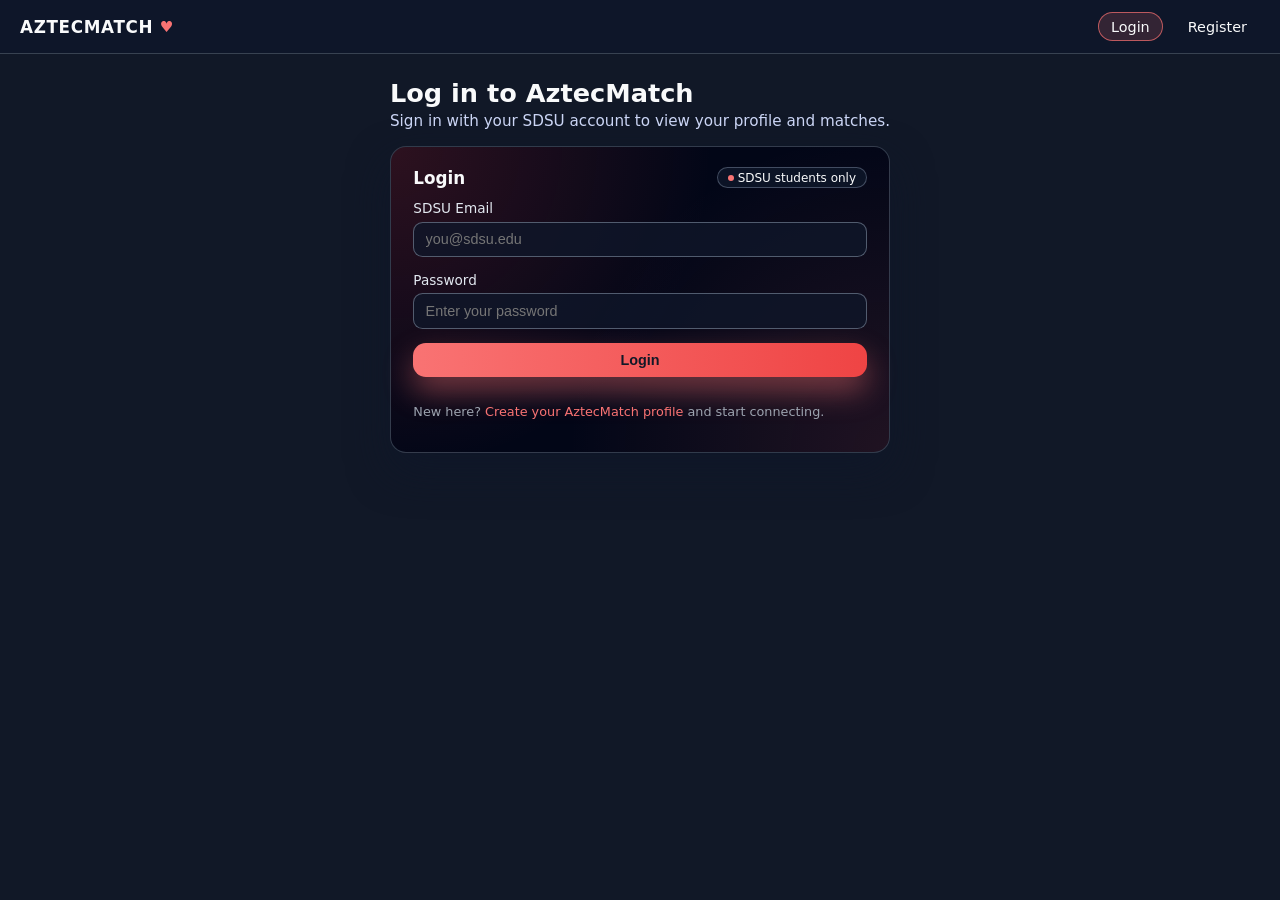
<file: front/index.html>
<!DOCTYPE html>
<html lang="en">
  <head>
    <meta charset="UTF-8" />
    <meta name="viewport" content="width=device-width, initial-scale=1.0" />
    <title>AztecMatch - Login</title>
    <link rel="stylesheet" href="/static/css/styles.css" />
  </head>
  <body>
    <div class="app-shell">
      <header class="navbar">
        <div class="navbar-title">
          AZTECMATCH
          <span class="navbar-heart">&hearts;</span>
        </div>
        <nav class="navbar-links">
          <a href="index.html" class="active">Login</a>
          <a href="register.html">Register</a>
        </nav>
      </header>

      <main class="page">
        <section class="page-heading">
          <h1>Log in to AztecMatch</h1>
          <p>Sign in with your SDSU account to view your profile and matches.</p>
        </section>

        <section class="card">
          <div class="card-header">
            <div class="card-title">Login</div>
            <div class="pill">
              <span class="pill-dot"></span>
              <span>SDSU students only</span>
            </div>
          </div>

          <form id="login-form" class="form">
            <div class="form-row">
              <label for="login-email">SDSU Email</label>
              <input
                type="email"
                id="login-email"
                placeholder="you@sdsu.edu"
                autocomplete="email"
                required
              />
            </div>

            <div class="form-row">
              <label for="login-password">Password</label>
              <input
                type="password"
                id="login-password"
                placeholder="Enter your password"
                autocomplete="current-password"
                required
              />
            </div>

            <div id="login-error" class="error-text" style="display: none"></div>

            <button type="submit" class="btn" id="login-submit">Login</button>

            <p class="helper-text">
              New here?
              <a href="register.html">Create your AztecMatch profile</a>
              and start connecting.
            </p>
          </form>
        </section>
      </main>
    </div>

    <script src="/static/js/auth.js"></script>
  </body>
</html>
</file>
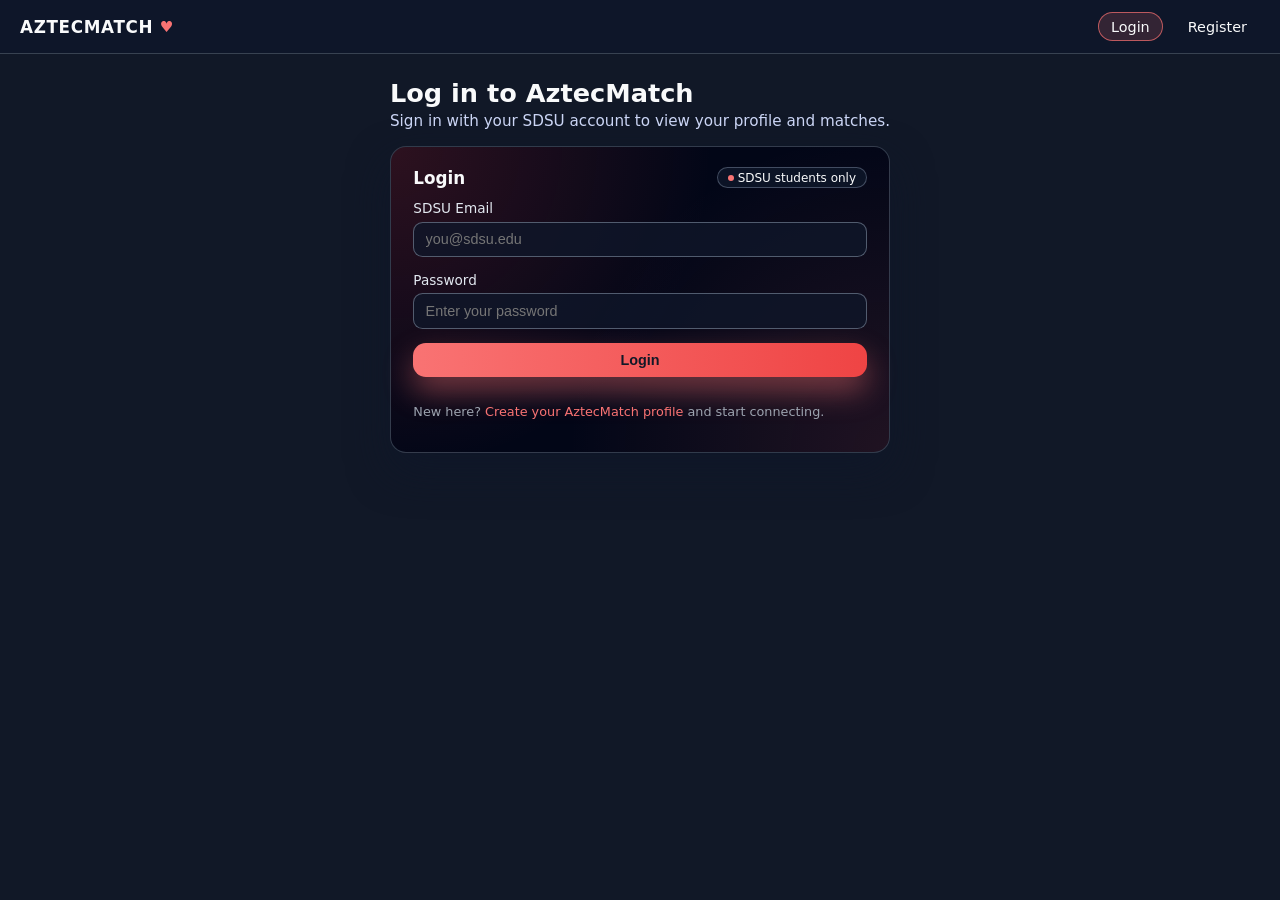
<file: front/create-profile.html>
<!DOCTYPE html>
<html lang="en">

<head>
  <meta charset="UTF-8" />
  <meta name="viewport" content="width=device-width, initial-scale=1.0" />
  <title>AztecMatch - Create Profile</title>
  <link rel="stylesheet" href="/static/css/styles.css" />
</head>

<body>
  <div class="app-shell">
    <header class="navbar">
      <div class="navbar-title">
        AZTECMATCH
        <span class="navbar-heart">&hearts;</span>
      </div>
      <nav class="navbar-links">
        <a href="dashboard.html">Dashboard</a>
        <a href="create-profile.html" class="active">Create Profile</a>
        <a href="profile.html">My Profile</a>
        <button id="logout-btn" class="logout">Logout</button>
      </nav>
    </header>

    <main class="page">
      <section class="page-heading">
        <h1>Create your profile</h1>
        <p>Add your details now and update them any time from My Profile.</p>
      </section>

      <section class="card">
        <div class="card-header">
          <div class="card-title">Profile Details</div>
        </div>
        <p id="profile-create-error" class="error-text" style="display: none"></p>

        <form id="profile-create-form" class="form">
          <div class="profile-photo-row">
            <div class="profile-photo-frame">
              <img id="profile-photo-preview" class="profile-photo-img" alt="Profile preview" hidden />
              <span id="profile-photo-placeholder" class="profile-photo-placeholder">Photo preview</span>
            </div>
            <div class="form-row">
              <label for="profile-photo">Profile picture</label>
              <input id="profile-photo" type="file" accept="image/*" />
              <p class="helper-text">PNG/JPG up to about 2.5MB.</p>
            </div>
          </div>

          <div class="form-row-inline">
            <div class="form-row">
              <label for="gender">Gender</label>
              <select id="gender" required>
                <option value="">Select...</option>
                <option value="Female">Female</option>
                <option value="Male">Male</option>
                <option value="Non-binary">Non-binary</option>
                <option value="Prefer not to say">Prefer not to say</option>
                <option value="Other">Other</option>
              </select>
            </div>
            <div class="form-row">
              <label for="age">Age</label>
              <input id="age" type="number" min="13" max="120" required />
            </div>
          </div>

          <div class="form-row">
            <label for="height">Height</label>
            <div class="height-inputs" style="display:flex;align-items:center;gap:8px;">
              <input id="height-feet" type="text" inputmode="numeric" maxlength="1" placeholder="5"
                style="width:60px;text-align:center;" required />
              <span>'</span>
              <input id="height-inches" type="text" inputmode="numeric" maxlength="2" placeholder="10"
                style="width:60px;text-align:center;" required />
              <span>"</span>
            </div>
          </div>
          <div class="form-row">
            <label for="status">Status</label>
            <select id="status" required>
              <option value="">Select...</option>
              <option value="Full-time student">Full-time student</option>
              <option value="Part-time student">Part-time student</option>
              <option value="Working full-time">Working full-time</option>
              <option value="Working part-time">Working part-time</option>
              <option value="Student and working">Student and working</option>
              <option value="Other">Other</option>
            </select>
          </div>

          <div class="form-row">
            <label for="major">Major (optional)</label>
            <select id="major">
              <option value="">Select a major...</option>
              <optgroup label="College of Arts and Letters">
                <option>Africana Studies</option>
                <option>American Indian Studies</option>
                <option>Anthropology</option>
                <option>Asian Studies</option>
                <option>Brazilian Studies</option>
                <option>Chicana and Chicano Studies</option>
                <option>Classics and Humanities</option>
                <option>Comparative International Studies</option>
                <option>Economics</option>
                <option>English and Comparative Literature</option>
                <option>European Studies</option>
                <option>French</option>
                <option>Geography</option>
                <option>German</option>
                <option>History</option>
                <option>International Business</option>
                <option>International Security and Conflict Resolution</option>
                <option>Islamic and Arabic Studies</option>
                <option>Japanese</option>
                <option>Language, Culture, and Society</option>
                <option>Latin American Studies</option>
                <option>Linguistics and Asian/Middle Eastern Languages</option>
                <option>Modern Jewish Studies</option>
                <option>Philosophy</option>
                <option>Political Science</option>
                <option>Religious Studies</option>
                <option>Rhetoric and Writing Studies</option>
                <option>Russian</option>
                <option>Social Science</option>
                <option>Sociology</option>
                <option>Spanish and Portuguese Languages and Literatures</option>
                <option>Sustainability</option>
                <option>Urban Studies</option>
                <option>Women's Studies</option>
              </optgroup>
              <optgroup label="College of Education">
                <option>Child and Family Development</option>
                <option>Leadership Studies</option>
                <option>Liberal Studies</option>
              </optgroup>
              <optgroup label="College of Engineering">
                <option>Aerospace Engineering</option>
                <option>Civil, Construction, and Environmental Engineering</option>
                <option>Electrical and Computer Engineering</option>
                <option>Mechanical Engineering</option>
              </optgroup>
              <optgroup label="Fowler College of Business">
                <option>Accountancy</option>
                <option>Finance</option>
                <option>Financial Services</option>
                <option>Real Estate</option>
                <option>General Business</option>
                <option>Management Information Systems</option>
                <option>Management</option>
                <option>Marketing</option>
              </optgroup>
              <optgroup label="College of Health and Human Services">
                <option>Athletic Training</option>
                <option>Environmental Health</option>
                <option>Exercise Physiology</option>
                <option>Foods and Nutrition</option>
                <option>Gerontology</option>
                <option>Global Health</option>
                <option>Health Management and Policy</option>
                <option>Health Promotion and Behavioral Science</option>
                <option>Kinesiology</option>
                <option>Nursing</option>
                <option>Nutritional Sciences</option>
                <option>Physical Therapy</option>
                <option>Public Health</option>
                <option>Social Work</option>
                <option>Speech, Language, and Hearing Sciences</option>
              </optgroup>
              <optgroup label="College of Professional Studies and Fine Arts">
                <option>Advertising</option>
                <option>Applied Design</option>
                <option>Art History</option>
                <option>City Planning</option>
                <option>Communication</option>
                <option>Criminal Justice</option>
                <option>Dance Performance</option>
                <option>Graphic Design</option>
                <option>Health Communication</option>
                <option>Hotel Operations and Management</option>
                <option>Interior Architecture</option>
                <option>Jazz Studies</option>
                <option>Journalism</option>
                <option>Learning Design and Technology</option>
                <option>Media Studies</option>
                <option>Meetings and Events Operations and Management</option>
                <option>Multimedia and Photography</option>
                <option>Music</option>
                <option>Music Education</option>
                <option>Music Entrepreneurship and Business</option>
                <option>Music Recording Technology and Audio Design</option>
                <option>Outdoor Resource Management</option>
                <option>Painting and Printmaking</option>
                <option>Public Administration</option>
                <option>Public Relations</option>
                <option>Recreation Systems Management</option>
                <option>Restaurant Operations and Management</option>
                <option>Sculpture</option>
                <option>Studio Arts</option>
                <option>Sustainable Tourism Management</option>
                <option>Television, Film and New Media, Production</option>
                <option>Television, Film and New Media, Critical Studies</option>
                <option>Theatre Art</option>
                <option>Tribal Gaming Operations and Management</option>
              </optgroup>
              <optgroup label="College of Sciences">
                <option>Astronomy</option>
                <option>Biology</option>
                <option>Bioinformatics and Medical Informatics</option>
                <option>Chemistry and Biochemistry</option>
                <option>Computational Science</option>
                <option>Computer Science</option>
                <option>Environmental Science</option>
                <option>Geological Sciences</option>
                <option>Homeland Security</option>
                <option>Mathematics</option>
                <option>Mathematics and Science Education</option>
                <option>Physics</option>
                <option>Psychology</option>
                <option>Statistics</option>
              </optgroup>
              <optgroup label="Undergraduate Studies">
                <option>Interdisciplinary Studies in Three Departments</option>
              </optgroup>
            </select>
          </div>

          <div class="form-row" id="second-major-row" style="display:none;">
            <label for="major2">Second Major (optional)</label>
            <select id="major2">
              <option value="">Select a second major...</option>
              <optgroup label="College of Arts and Letters">
                <option>Africana Studies</option>
                <option>American Indian Studies</option>
                <option>Anthropology</option>
                <option>Asian Studies</option>
                <option>Brazilian Studies</option>
                <option>Chicana and Chicano Studies</option>
                <option>Classics and Humanities</option>
                <option>Comparative International Studies</option>
                <option>Economics</option>
                <option>English and Comparative Literature</option>
                <option>European Studies</option>
                <option>French</option>
                <option>Geography</option>
                <option>German</option>
                <option>History</option>
                <option>International Business</option>
                <option>International Security and Conflict Resolution</option>
                <option>Islamic and Arabic Studies</option>
                <option>Japanese</option>
                <option>Language, Culture, and Society</option>
                <option>Latin American Studies</option>
                <option>Linguistics and Asian/Middle Eastern Languages</option>
                <option>Modern Jewish Studies</option>
                <option>Philosophy</option>
                <option>Political Science</option>
                <option>Religious Studies</option>
                <option>Rhetoric and Writing Studies</option>
                <option>Russian</option>
                <option>Social Science</option>
                <option>Sociology</option>
                <option>Spanish and Portuguese Languages and Literatures</option>
                <option>Sustainability</option>
                <option>Urban Studies</option>
                <option>Women's Studies</option>
              </optgroup>
              <optgroup label="College of Education">
                <option>Child and Family Development</option>
                <option>Leadership Studies</option>
                <option>Liberal Studies</option>
              </optgroup>
              <optgroup label="College of Engineering">
                <option>Aerospace Engineering</option>
                <option>Civil, Construction, and Environmental Engineering</option>
                <option>Electrical and Computer Engineering</option>
                <option>Mechanical Engineering</option>
              </optgroup>
              <optgroup label="Fowler College of Business">
                <option>Accountancy</option>
                <option>Finance</option>
                <option>Financial Services</option>
                <option>Real Estate</option>
                <option>General Business</option>
                <option>Management Information Systems</option>
                <option>Management</option>
                <option>Marketing</option>
              </optgroup>
              <optgroup label="College of Health and Human Services">
                <option>Athletic Training</option>
                <option>Environmental Health</option>
                <option>Exercise Physiology</option>
                <option>Foods and Nutrition</option>
                <option>Gerontology</option>
                <option>Global Health</option>
                <option>Health Management and Policy</option>
                <option>Health Promotion and Behavioral Science</option>
                <option>Kinesiology</option>
                <option>Nursing</option>
                <option>Nutritional Sciences</option>
                <option>Physical Therapy</option>
                <option>Public Health</option>
                <option>Social Work</option>
                <option>Speech, Language, and Hearing Sciences</option>
              </optgroup>
              <optgroup label="College of Professional Studies and Fine Arts">
                <option>Advertising</option>
                <option>Applied Design</option>
                <option>Art History</option>
                <option>City Planning</option>
                <option>Communication</option>
                <option>Criminal Justice</option>
                <option>Dance Performance</option>
                <option>Graphic Design</option>
                <option>Health Communication</option>
                <option>Hotel Operations and Management</option>
                <option>Interior Architecture</option>
                <option>Jazz Studies</option>
                <option>Journalism</option>
                <option>Learning Design and Technology</option>
                <option>Media Studies</option>
                <option>Meetings and Events Operations and Management</option>
                <option>Multimedia and Photography</option>
                <option>Music</option>
                <option>Music Education</option>
                <option>Music Entrepreneurship and Business</option>
                <option>Music Recording Technology and Audio Design</option>
                <option>Outdoor Resource Management</option>
                <option>Painting and Printmaking</option>
                <option>Public Administration</option>
                <option>Public Relations</option>
                <option>Recreation Systems Management</option>
                <option>Restaurant Operations and Management</option>
                <option>Sculpture</option>
                <option>Studio Arts</option>
                <option>Sustainable Tourism Management</option>
                <option>Television, Film and New Media, Production</option>
                <option>Television, Film and New Media, Critical Studies</option>
                <option>Theatre Art</option>
                <option>Tribal Gaming Operations and Management</option>
              </optgroup>
              <optgroup label="College of Sciences">
                <option>Astronomy</option>
                <option>Biology</option>
                <option>Bioinformatics and Medical Informatics</option>
                <option>Chemistry and Biochemistry</option>
                <option>Computational Science</option>
                <option>Computer Science</option>
                <option>Environmental Science</option>
                <option>Geological Sciences</option>
                <option>Homeland Security</option>
                <option>Mathematics</option>
                <option>Mathematics and Science Education</option>
                <option>Physics</option>
                <option>Psychology</option>
                <option>Statistics</option>
              </optgroup>
              <optgroup label="Undergraduate Studies">
                <option>Interdisciplinary Studies in Three Departments</option>
              </optgroup>
            </select>
            <button type="button" id="remove-second-major"
              style="margin-top:6px;background:none;border:none;color:#e05a5a;cursor:pointer;font-size:0.9em;">✕ Remove
              second major</button>
          </div>

          <div class="form-row">
            <button type="button" id="add-second-major"
              style="background:none;border:1px solid #888;border-radius:6px;padding:6px 14px;cursor:pointer;color:inherit;font-size:0.9em;">+
              Add second major</button>
          </div>

          <div class="form-row">
            <label for="interests">Interests (optional)</label>
            <textarea id="interests"></textarea>
          </div>

          <div class="form-row">
            <label for="bio">Bio (optional)</label>
            <textarea id="bio"></textarea>
          </div>

          <button id="profile-create-submit" type="submit" class="btn">Save Profile</button>
        </form>
      </section>
    </main>
  </div>

  <script src="/static/js/auth.js"></script>
  <script src="/static/js/profile.js"></script>
</body>

</html>
</file>
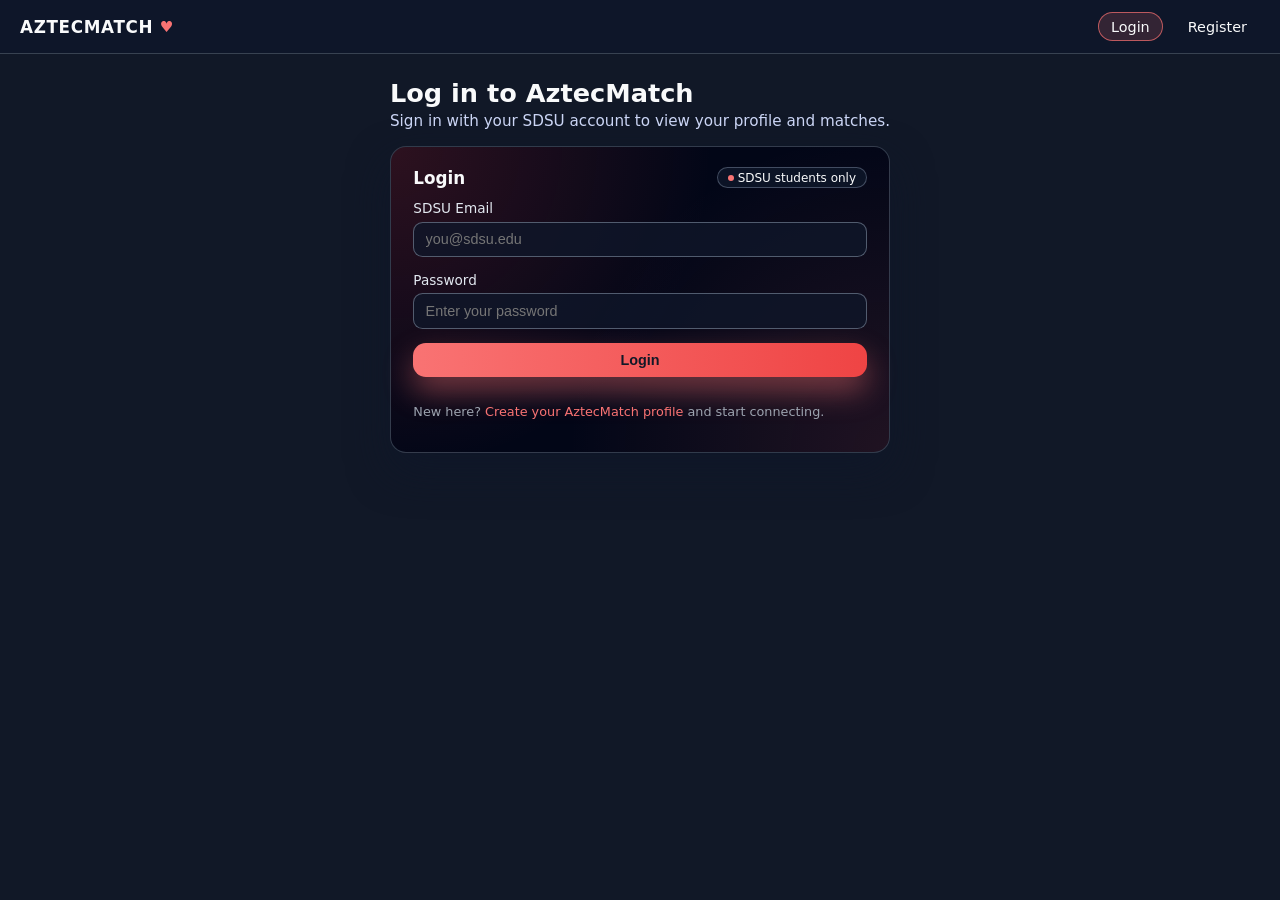
<file: front/dashboard.html>
<!DOCTYPE html>
<html lang="en">
  <head>
    <meta charset="UTF-8" />
    <meta name="viewport" content="width=device-width, initial-scale=1.0" />
    <title>AztecMatch - Dashboard</title>
    <link rel="stylesheet" href="/static/css/styles.css" />
  </head>
  <body>
    <div class="app-shell">
      <header class="navbar">
        <div class="navbar-title">
          AZTECMATCH
          <span class="navbar-heart">&hearts;</span>
        </div>
        <nav class="navbar-links">
          <a href="dashboard.html" class="active">Dashboard</a>
          <a href="create-profile.html">Create Profile</a>
          <a href="profile.html">My Profile</a>
          <button id="logout-btn" class="logout">Logout</button>
        </nav>
      </header>

      <main class="page">
        <section class="page-heading">
          <h1 id="dashboard-title">Welcome to AztecMatch.</h1>
          <p>Find SDSU students with similar interests and start a conversation right here.</p>
        </section>

        <section class="card">
          <div class="card-header">
            <div class="card-title">Discover people to connect with</div>
            <div class="pill">
              <span class="pill-dot"></span>
              <span>Shared-interest matches</span>
            </div>
          </div>

          <p id="dashboard-error" class="error-text" style="display: none"></p>

          <div class="dashboard-layout">
            <section class="dashboard-panel">
              <div class="dashboard-section-head">
                <h2 class="dashboard-section-title">Recommended people</h2>
                <p class="helper-text">Based on shared interests and majors.</p>
              </div>
              <div id="matches-list" class="matches-list"></div>
            </section>

            <section class="dashboard-panel chat-dashboard-panel">
              <div id="chat-empty-state" class="empty-state">
                Select a match to view their profile details and start messaging.
              </div>

              <div id="chat-panel" class="chat-panel" style="display: none">
                <div class="chat-profile-card">
                  <img id="chat-profile-photo" class="chat-profile-photo" alt="Match profile photo" />
                  <div class="chat-profile-copy">
                    <div class="chat-profile-topline">
                      <h2 id="chat-match-name" class="chat-match-name">-</h2>
                      <span id="chat-match-score" class="match-score">0 pts</span>
                    </div>
                    <p id="chat-match-major" class="match-major">-</p>
                    <p id="chat-match-bio" class="helper-text">-</p>
                    <div id="chat-match-shared" class="shared-tags"></div>
                  </div>
                </div>

                <div class="chat-container">
                  <div id="chat-messages" class="chat-messages"></div>
                  <form id="chat-form" class="chat-input-row">
                    <input
                      id="chat-input"
                      type="text"
                      maxlength="500"
                      placeholder="Send a message..."
                      autocomplete="off"
                    />
                    <button id="chat-send-btn" type="submit" class="btn">Send</button>
                  </form>
                </div>
              </div>
            </section>
          </div>
        </section>
      </main>
    </div>

    <script src="/static/js/auth.js"></script>
    <script src="/static/js/dashboard.js"></script>
  </body>
</html>
</file>
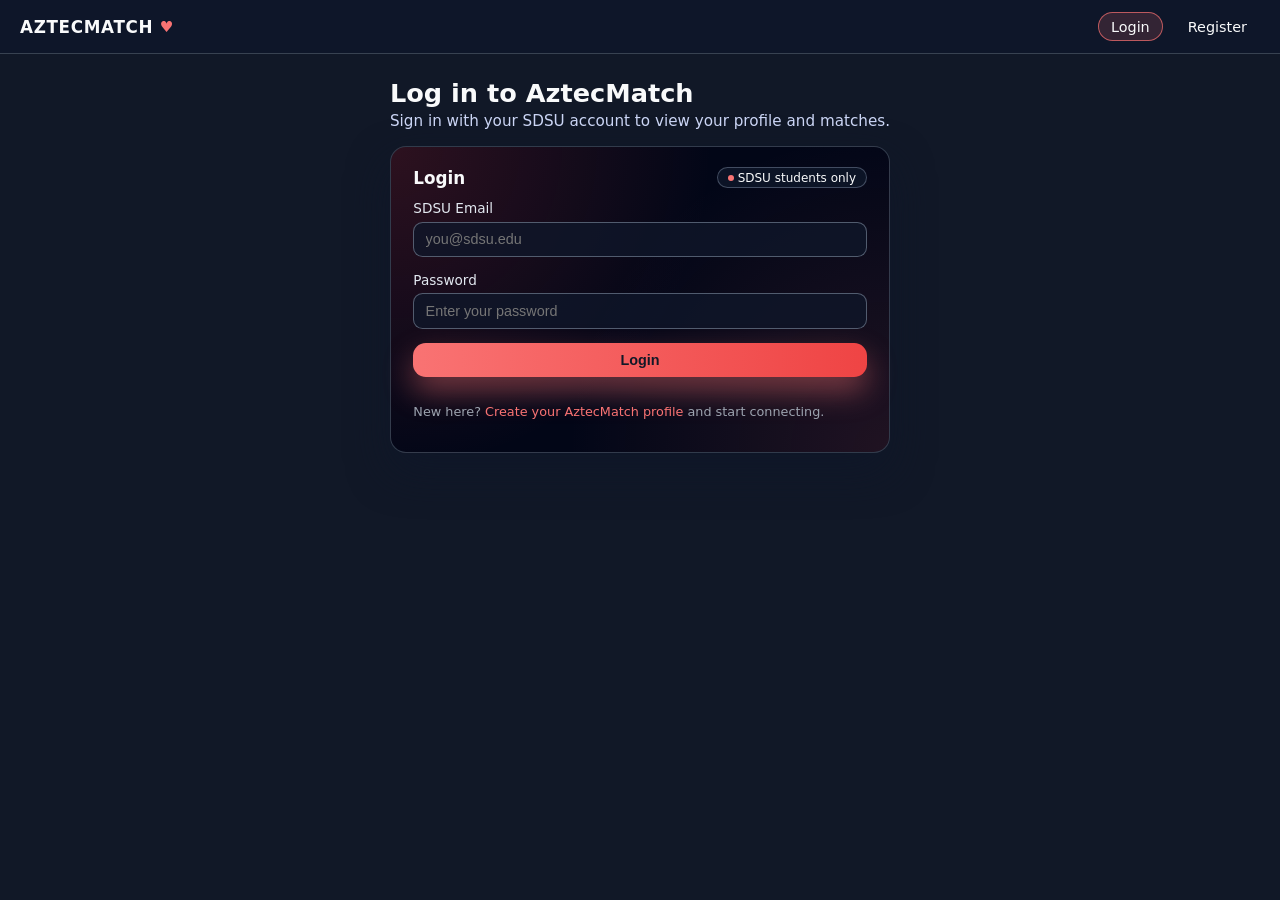
<file: front/profile.html>
<!DOCTYPE html>
<html lang="en">
  <head>
    <meta charset="UTF-8" />
    <meta name="viewport" content="width=device-width, initial-scale=1.0" />
    <title>AztecMatch - My Profile</title>
    <link rel="stylesheet" href="/static/css/styles.css" />
  </head>
  <body>
    <div class="app-shell">
      <header class="navbar">
        <div class="navbar-title">
          AZTECMATCH
          <span class="navbar-heart">&hearts;</span>
        </div>
        <nav class="navbar-links">
          <a href="dashboard.html">Dashboard</a>
          <a href="create-profile.html">Create Profile</a>
          <a href="profile.html" class="active">My Profile</a>
          <button id="logout-btn" class="logout">Logout</button>
        </nav>
      </header>

      <main class="page">
        <section class="page-heading">
          <h1>My Profile</h1>
          <p>View and update the information saved on your profile.</p>
        </section>

        <p id="profile-edit-error" class="error-text" style="display: none"></p>

        <section id="profile-view" class="card profile-card">
          <div class="card-header profile-view-header">
            <div class="card-title">Your profile</div>
            <button id="profile-edit-btn" type="button" class="btn secondary">Edit Profile</button>
          </div>

          <div class="profile-view-body">
            <img id="profile-view-photo" class="profile-photo-img large" alt="Profile photo" />
            <dl class="profile-dl">
              <dt>Name</dt>
              <dd id="pv-name">-</dd>
              <dt>Email</dt>
              <dd id="pv-email">-</dd>
              <dt>Gender</dt>
              <dd id="pv-gender">-</dd>
              <dt>Age</dt>
              <dd id="pv-age">-</dd>
              <dt>Height</dt>
              <dd id="pv-height">-</dd>
              <dt>Status</dt>
              <dd id="pv-status">-</dd>
              <dt>Major</dt>
              <dd id="pv-major">-</dd>
              <dt>Interests</dt>
              <dd id="pv-interests">-</dd>
              <dt>Bio</dt>
              <dd id="pv-bio">-</dd>
            </dl>
          </div>
        </section>

      </main>
    </div>

    <script src="/static/js/auth.js"></script>
    <script src="/static/js/profile.js"></script>
  </body>
</html>
</file>
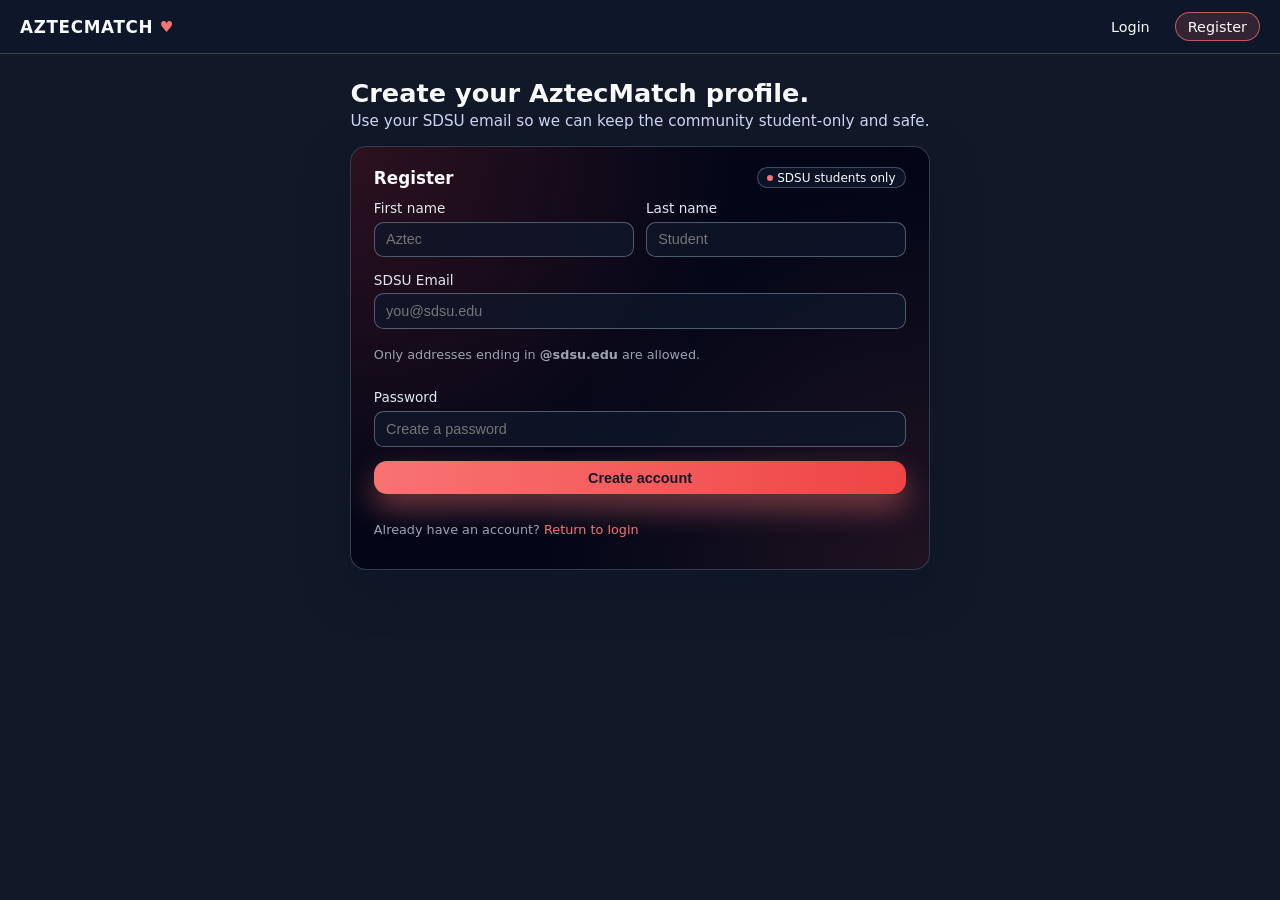
<file: front/register.html>
<!DOCTYPE html>
<html lang="en">
  <head>
    <meta charset="UTF-8" />
    <meta name="viewport" content="width=device-width, initial-scale=1.0" />
    <title>AztecMatch - Register</title>
    <link rel="stylesheet" href="/static/css/styles.css" />
  </head>
  <body>
    <div class="app-shell">
      <header class="navbar">
        <div class="navbar-title">
          AZTECMATCH
          <span class="navbar-heart">&hearts;</span>
        </div>
        <nav class="navbar-links">
          <a href="index.html">Login</a>
          <a href="register.html" class="active">Register</a>
        </nav>
      </header>

      <main class="page">
        <section class="page-heading">
          <h1>Create your AztecMatch profile.</h1>
          <p>Use your SDSU email so we can keep the community student-only and safe.</p>
        </section>

        <section class="card">
          <div class="card-header">
            <div class="card-title">Register</div>
            <div class="pill">
              <span class="pill-dot"></span>
              <span>SDSU students only</span>
            </div>
          </div>

          <form id="register-form" class="form">
            <div class="form-row-inline">
              <div class="form-row">
                <label for="first-name">First name</label>
                <input type="text" id="first-name" placeholder="Aztec" maxlength="35" required />
              </div>
              <div class="form-row">
                <label for="last-name">Last name</label>
                <input type="text" id="last-name" placeholder="Student" maxlength="35" required />
              </div>
            </div>

            <div class="form-row">
              <label for="reg-email">SDSU Email</label>
              <input
                type="email"
                id="reg-email"
                placeholder="you@sdsu.edu"
                autocomplete="email"
                required
              />
              <p class="helper-text">Only addresses ending in <strong>@sdsu.edu</strong> are allowed.</p>
            </div>

            <div class="form-row">
              <label for="reg-password">Password</label>
              <input
                type="password"
                id="reg-password"
                placeholder="Create a password"
                autocomplete="new-password"
                required
              />
            </div>

            <div id="register-error" class="error-text" style="display: none"></div>
            <div id="register-success" class="success-text" style="display: none"></div>

            <button type="submit" class="btn" id="register-submit">Create account</button>

            <p class="helper-text">
              Already have an account?
              <a href="index.html">Return to login</a>
            </p>
          </form>
        </section>
      </main>
    </div>

    <script src="/static/js/auth.js"></script>
  </body>
</html>
</file>
<file: static/css/styles.css>
*,
*::before,
*::after {
  box-sizing: border-box;
}

body {
  margin: 0;
  font-family: system-ui, -apple-system, BlinkMacSystemFont, "Segoe UI", sans-serif;
  background: #111827;
  color: #f9fafb;
}

a {
  color: #f97373;
  text-decoration: none;
}

a:hover {
  text-decoration: underline;
}

.app-shell {
  min-height: 100vh;
  display: flex;
  flex-direction: column;
}

.navbar {
  display: flex;
  align-items: center;
  justify-content: space-between;
  padding: 0.75rem 1.25rem;
  background: rgba(15, 23, 42, 0.98);
  border-bottom: 1px solid rgba(75, 85, 99, 0.7);
  position: sticky;
  top: 0;
  z-index: 10;
  backdrop-filter: blur(12px);
}

.navbar-title {
  font-weight: 700;
  letter-spacing: 0.04em;
  font-size: 1.05rem;
  display: inline-flex;
  align-items: center;
  gap: 0.4rem;
}

.navbar-heart {
  font-size: 0.95rem;
  color: #f97373;
}

.navbar-links {
  display: flex;
  gap: 0.75rem;
  align-items: center;
}

.navbar-links a,
.navbar-links button {
  font-size: 0.9rem;
  padding: 0.35rem 0.75rem;
  border-radius: 999px;
  border: 1px solid transparent;
  background: transparent;
  color: inherit;
  cursor: pointer;
}

.navbar-links a.active {
  background: rgba(248, 113, 113, 0.16);
  border-color: rgba(248, 113, 113, 0.7);
}

.navbar-links button.logout {
  border-color: rgba(248, 113, 113, 0.5);
  color: #fecaca;
}

.navbar-links button.logout:hover {
  background: rgba(248, 113, 113, 0.12);
}

.page {
  flex: 1;
  padding: 1.5rem 1.25rem 2.5rem;
  max-width: 960px;
  margin: 0 auto;
}

.page-heading {
  margin-bottom: 1rem;
}

.page-heading h1 {
  font-size: 1.6rem;
  margin: 0;
}

.page-heading p {
  margin: 0.25rem 0 0;
  font-size: 0.95rem;
  color: #cbd5f5;
}

.card {
  background: radial-gradient(circle at top left, rgba(239, 68, 68, 0.18), transparent 55%),
    radial-gradient(circle at bottom right, rgba(248, 113, 113, 0.12), transparent 55%),
    #020617;
  border-radius: 1rem;
  border: 1px solid rgba(55, 65, 81, 0.9);
  padding: 1.25rem 1.4rem;
  box-shadow: 0 18px 40px rgba(15, 23, 42, 0.75);
}

.card + .card {
  margin-top: 1rem;
}

.card-header {
  display: flex;
  justify-content: space-between;
  align-items: center;
  margin-bottom: 0.75rem;
}

.card-title {
  font-weight: 600;
  font-size: 1.05rem;
}

.pill {
  display: inline-flex;
  align-items: center;
  gap: 0.25rem;
  padding: 0.15rem 0.6rem;
  border-radius: 999px;
  background: rgba(15, 23, 42, 0.85);
  border: 1px solid rgba(148, 163, 184, 0.4);
  font-size: 0.75rem;
}

.pill-dot {
  width: 6px;
  height: 6px;
  border-radius: 999px;
  background: #f97373;
}

.form {
  display: flex;
  flex-direction: column;
  gap: 0.9rem;
  margin-top: 0.75rem;
}

.form-row {
  display: flex;
  flex-direction: column;
  gap: 0.35rem;
}

.form-row-inline {
  display: flex;
  flex-direction: row;
  gap: 0.75rem;
}

.form-row-inline .form-row {
  flex: 1;
}

label {
  font-size: 0.85rem;
  color: #e2e8f0;
}

input,
textarea,
select {
  padding: 0.55rem 0.7rem;
  border-radius: 0.6rem;
  border: 1px solid rgba(148, 163, 184, 0.5);
  background: rgba(15, 23, 42, 0.8);
  color: #f9fafb;
  outline: none;
  font-size: 0.9rem;
}

input:focus,
textarea:focus,
select:focus {
  border-color: #f97373;
  box-shadow: 0 0 0 1px rgba(248, 113, 113, 0.6);
}

textarea {
  min-height: 80px;
  resize: vertical;
}

.btn {
  display: inline-flex;
  justify-content: center;
  align-items: center;
  padding: 0.55rem 0.9rem;
  border-radius: 0.8rem;
  border: none;
  cursor: pointer;
  font-size: 0.9rem;
  font-weight: 600;
  background: linear-gradient(to right, #f97373, #ef4444);
  color: #111827;
  box-shadow: 0 14px 30px rgba(248, 113, 113, 0.45);
}

.btn.secondary {
  background: transparent;
  color: #e2e8f0;
  border: 1px solid rgba(148, 163, 184, 0.6);
  box-shadow: none;
}

.btn:disabled {
  opacity: 0.65;
  cursor: not-allowed;
  box-shadow: none;
}

.helper-text {
  font-size: 0.8rem;
  color: #9ca3af;
}

.error-text {
  font-size: 0.83rem;
  color: #fecaca;
  margin-top: 0.25rem;
}

.success-text {
  font-size: 0.83rem;
  color: #bbf7d0;
  margin-top: 0.25rem;
}

.matches-grid {
  display: grid;
  grid-template-columns: repeat(auto-fit, minmax(230px, 1fr));
  gap: 1rem;
  margin-top: 0.75rem;
}

.dashboard-layout {
  display: grid;
  grid-template-columns: minmax(260px, 340px) minmax(0, 1fr);
  gap: 1rem;
  margin-top: 1rem;
}

.dashboard-panel {
  min-height: 520px;
  background: rgba(2, 6, 23, 0.6);
  border: 1px solid rgba(71, 85, 105, 0.5);
  border-radius: 1rem;
  padding: 1rem;
  display: flex;
  flex-direction: column;
}

.chat-dashboard-panel {
  height: min(70vh, 760px);
  min-height: 520px;
}

.dashboard-section-head {
  margin-bottom: 0.85rem;
}

.dashboard-section-title {
  margin: 0;
  font-size: 1rem;
}

.matches-list {
  display: flex;
  flex-direction: column;
  gap: 0.8rem;
}

.match-list-card {
  display: flex;
  gap: 0.8rem;
  width: 100%;
  padding: 0.85rem;
  border-radius: 0.95rem;
  border: 1px solid rgba(148, 163, 184, 0.28);
  background: rgba(15, 23, 42, 0.9);
  cursor: pointer;
  color: inherit;
  text-align: left;
  transition: transform 0.16s ease, border-color 0.16s ease, background 0.16s ease;
}

.match-list-card:hover,
.match-list-card.active {
  transform: translateY(-1px);
  border-color: rgba(248, 113, 113, 0.75);
  background: rgba(30, 41, 59, 0.95);
}

.match-list-photo {
  display: flex;
  align-items: center;
  justify-content: center;
  width: 60px;
  height: 60px;
  border-radius: 0.9rem;
  object-fit: cover;
  border: 1px solid rgba(148, 163, 184, 0.3);
  background: rgba(15, 23, 42, 0.9);
  flex-shrink: 0;
  font-weight: 700;
  color: #fecaca;
}

.match-list-copy {
  min-width: 0;
  flex: 1;
}

.match-list-topline {
  display: flex;
  justify-content: space-between;
  gap: 0.75rem;
  align-items: flex-start;
}

.match-summary {
  margin: 0.45rem 0 0;
  font-size: 0.82rem;
  color: #cbd5e1;
}

.shared-tags {
  display: flex;
  flex-wrap: wrap;
  gap: 0.45rem;
  margin-top: 0.75rem;
}

.shared-tag {
  padding: 0.22rem 0.6rem;
  border-radius: 999px;
  background: rgba(248, 113, 113, 0.12);
  border: 1px solid rgba(248, 113, 113, 0.35);
  color: #fecaca;
  font-size: 0.77rem;
}

.chat-panel {
  display: flex;
  flex-direction: column;
  gap: 1rem;
  flex: 1;
  min-height: 0;
}

.chat-profile-card {
  display: flex;
  gap: 1rem;
  padding: 1rem;
  border-radius: 1rem;
  background: linear-gradient(135deg, rgba(239, 68, 68, 0.16), rgba(15, 23, 42, 0.95));
  border: 1px solid rgba(248, 113, 113, 0.22);
}

.chat-profile-photo {
  width: 94px;
  height: 94px;
  border-radius: 1rem;
  object-fit: cover;
  border: 1px solid rgba(148, 163, 184, 0.4);
  background: rgba(15, 23, 42, 0.9);
  flex-shrink: 0;
}

.chat-profile-copy {
  min-width: 0;
}

.chat-profile-topline {
  display: flex;
  justify-content: space-between;
  gap: 0.75rem;
  align-items: center;
}

.chat-match-name {
  margin: 0;
  font-size: 1.15rem;
}

.match-card {
  background: radial-gradient(circle at top, rgba(248, 113, 113, 0.3), transparent 60%),
    #020617;
  border-radius: 1rem;
  padding: 0.9rem 1rem;
  border: 1px solid rgba(148, 163, 184, 0.4);
  display: flex;
  flex-direction: column;
  gap: 0.5rem;
}

.match-header {
  display: flex;
  justify-content: space-between;
  align-items: center;
}

.match-name {
  font-weight: 600;
}

.match-major {
  font-size: 0.85rem;
  color: #cbd5f5;
}

.match-score {
  font-size: 0.8rem;
  padding: 0.25rem 0.6rem;
  border-radius: 999px;
  background: rgba(248, 113, 113, 0.15);
  border: 1px solid rgba(248, 113, 113, 0.7);
  color: #fecaca;
}

.match-actions {
  margin-top: 0.3rem;
  display: flex;
  justify-content: flex-end;
}

.chat-container {
  display: flex;
  flex-direction: column;
  gap: 0.75rem;
  flex: 1;
  min-height: 0;
}

.chat-messages {
  background: #020617;
  border-radius: 1rem;
  border: 1px solid rgba(148, 163, 184, 0.4);
  padding: 0.75rem;
  flex: 1;
  min-height: 0;
  overflow-y: auto;
}

.chat-message {
  display: flex;
  margin-bottom: 0.5rem;
}

.chat-message.me {
  justify-content: flex-end;
}

.chat-bubble {
  max-width: 80%;
  padding: 0.4rem 0.7rem;
  border-radius: 0.9rem;
  font-size: 0.9rem;
}

.chat-message.me .chat-bubble {
  background: #ffffff;
  color: #0f172a;
  border: 1px solid rgba(226, 232, 240, 0.9);
  border-bottom-right-radius: 0.15rem;
}

.chat-message.them .chat-bubble {
  background: rgba(15, 23, 42, 0.9);
  border-radius: 0.9rem 0.9rem 0.9rem 0.15rem;
  border: 1px solid rgba(148, 163, 184, 0.4);
}

.chat-meta {
  font-size: 0.75rem;
  opacity: 0.8;
  margin-top: 0.15rem;
}

.chat-input-row {
  display: flex;
  gap: 0.5rem;
  align-items: center;
}

.chat-input-row input {
  flex: 1;
}

.empty-state {
  font-size: 0.9rem;
  color: #9ca3af;
}

.profile-card {
  margin-top: 0.5rem;
}

.profile-view-header {
  flex-wrap: wrap;
  gap: 0.5rem;
}

.profile-view-body {
  display: flex;
  flex-direction: column;
  gap: 1rem;
}

@media (min-width: 720px) {
  .profile-view-body {
    flex-direction: row;
    align-items: flex-start;
  }
}

.profile-photo-row {
  display: flex;
  flex-direction: column;
  gap: 0.75rem;
}

@media (min-width: 560px) {
  .profile-photo-row {
    flex-direction: row;
    align-items: flex-start;
  }
}

.profile-photo-frame {
  width: 140px;
  height: 140px;
  border-radius: 1rem;
  border: 1px solid rgba(148, 163, 184, 0.45);
  background: rgba(15, 23, 42, 0.9);
  overflow: hidden;
  display: flex;
  align-items: center;
  justify-content: center;
  flex-shrink: 0;
}

.profile-photo-placeholder {
  font-size: 0.75rem;
  color: #64748b;
  text-align: center;
  padding: 0.5rem;
}

.profile-photo-img {
  width: 100%;
  height: 100%;
  object-fit: cover;
}

.profile-photo-img.large {
  width: 160px;
  height: 160px;
  border-radius: 1rem;
  border: 1px solid rgba(148, 163, 184, 0.45);
}

.profile-dl {
  margin: 0;
  display: grid;
  grid-template-columns: minmax(100px, 140px) 1fr;
  gap: 0.35rem 1rem;
  font-size: 0.9rem;
}

.profile-dl dt {
  color: #94a3b8;
  font-weight: 500;
}

.profile-dl dd {
  margin: 0;
  color: #e2e8f0;
}

.form-actions {
  display: flex;
  flex-wrap: wrap;
  gap: 0.5rem;
  margin-top: 0.25rem;
}

@media (max-width: 640px) {
  .dashboard-layout {
    grid-template-columns: 1fr;
  }

  .dashboard-panel {
    min-height: auto;
  }

  .chat-dashboard-panel {
    height: auto;
  }

  .chat-profile-card {
    flex-direction: column;
  }

  .page {
    padding-inline: 1rem;
  }

  .card {
    padding-inline: 1rem;
  }

  .navbar-title {
    font-size: 0.95rem;
  }

  .navbar-links {
    gap: 0.4rem;
  }
}
</file>
